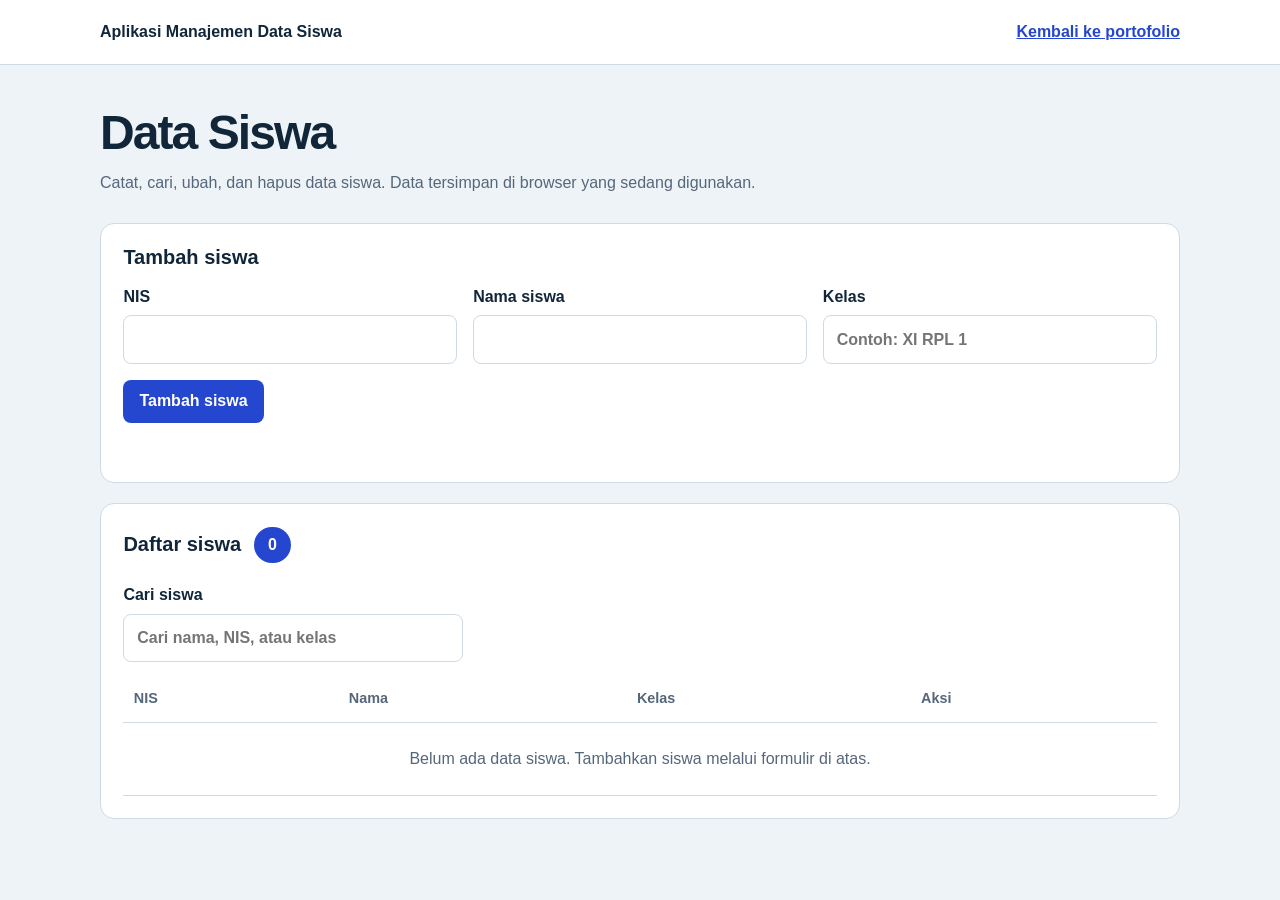
<file: aplikasi-siswa/index.html>
<!DOCTYPE html>
<html lang="id">
<head>
  <meta charset="UTF-8">
  <meta name="viewport" content="width=device-width, initial-scale=1">
  <meta name="description" content="Aplikasi sederhana untuk mencatat dan mengelola data siswa.">
  <title>Aplikasi Manajemen Data Siswa</title>
  <style>
    :root {
      color-scheme: light;
      --latar: #eef3f7;
      --putih: #fff;
      --tinta: #12263a;
      --redup: #55677a;
      --garis: #cfdae4;
      --biru: #2547d0;
      --biru-gelap: #1a34a0;
      --merah: #b42318;
      --radius: 14px;
      font-family: "Public Sans", "Segoe UI", sans-serif;
    }
    * { box-sizing: border-box; }
    body { margin: 0; background: var(--latar); color: var(--tinta); line-height: 1.5; }
    button, input { font: inherit; }
    a { color: var(--biru); }
    .wadah { width: min(1080px, 100% - 2rem); margin: 0 auto; }
    header { padding: 1.25rem 0; border-bottom: 1px solid var(--garis); background: var(--putih); }
    header .wadah { display: flex; align-items: center; justify-content: space-between; gap: 1rem; }
    header a { font-weight: 600; }
    main { padding: 2.5rem 0 4rem; }
    h1, h2 { margin: 0; line-height: 1.15; }
    h1 { font-size: clamp(2rem, 5vw, 3rem); letter-spacing: -0.04em; }
    h2 { font-size: 1.25rem; }
    .pengantar { color: var(--redup); margin: 0.65rem 0 1.75rem; }
    .ringkasan { display: flex; align-items: center; gap: 0.8rem; margin-bottom: 1.25rem; }
    .jumlah { display: inline-grid; min-width: 2.3rem; min-height: 2.3rem; place-items: center; padding: 0 0.5rem; border-radius: 999px; background: var(--biru); color: var(--putih); font-weight: 700; }
    .panel { padding: 1.4rem; border: 1px solid var(--garis); border-radius: var(--radius); background: var(--putih); }
    .panel + .panel { margin-top: 1.25rem; }
    form { display: grid; grid-template-columns: repeat(3, minmax(0, 1fr)); gap: 1rem; margin-top: 1rem; }
    label { display: grid; gap: 0.4rem; font-weight: 600; }
    input { width: 100%; padding: 0.7rem 0.8rem; border: 1px solid var(--garis); border-radius: 8px; color: var(--tinta); background: var(--putih); }
    input:focus-visible, button:focus-visible, a:focus-visible { outline: 3px solid #8ca2ff; outline-offset: 2px; }
    .aksi-form { grid-column: 1 / -1; display: flex; flex-wrap: wrap; gap: 0.6rem; }
    button { min-height: 42px; padding: 0.6rem 1rem; border: 0; border-radius: 8px; background: var(--biru); color: var(--putih); cursor: pointer; font-weight: 600; }
    button:hover { background: var(--biru-gelap); }
    button.sekunder { border: 1px solid var(--garis); background: var(--putih); color: var(--tinta); }
    button.sekunder:hover { background: var(--latar); }
    button.hapus { min-height: 36px; padding: 0.4rem 0.7rem; background: var(--merah); }
    .toolbar { display: flex; justify-content: space-between; align-items: end; gap: 1rem; margin: 1.25rem 0 0.8rem; }
    .toolbar label { width: min(340px, 100%); }
    .status { min-height: 1.5rem; margin: 0.8rem 0 0; color: var(--redup); }
    .status.error { color: var(--merah); }
    .tabel-bungkus { overflow-x: auto; }
    table { width: 100%; border-collapse: collapse; text-align: left; }
    th, td { padding: 0.8rem 0.65rem; border-bottom: 1px solid var(--garis); vertical-align: middle; }
    th { color: var(--redup); font-size: 0.9rem; }
    td.aksi { white-space: nowrap; }
    td.aksi button + button { margin-left: 0.35rem; }
    .kosong { padding: 1.5rem 0.65rem; text-align: center; color: var(--redup); }
    @media (max-width: 700px) {
      header .wadah { align-items: flex-start; flex-direction: column; }
      form { grid-template-columns: 1fr; }
      .aksi-form { grid-column: auto; }
      .toolbar { align-items: stretch; flex-direction: column; }
    }
  </style>
</head>
<body>
  <header>
    <div class="wadah">
      <strong>Aplikasi Manajemen Data Siswa</strong>
      <a href="../index.html">Kembali ke portofolio</a>
    </div>
  </header>
  <main class="wadah">
    <h1>Data Siswa</h1>
    <p class="pengantar">Catat, cari, ubah, dan hapus data siswa. Data tersimpan di browser yang sedang digunakan.</p>

    <section class="panel" aria-labelledby="judul-form">
      <h2 id="judul-form">Tambah siswa</h2>
      <form id="form-siswa">
        <label for="nis">NIS
          <input id="nis" name="nis" required inputmode="numeric" autocomplete="off" maxlength="30">
        </label>
        <label for="nama">Nama siswa
          <input id="nama" name="nama" required autocomplete="name" maxlength="100">
        </label>
        <label for="kelas">Kelas
          <input id="kelas" name="kelas" required autocomplete="off" maxlength="50" placeholder="Contoh: XI RPL 1">
        </label>
        <div class="aksi-form">
          <button id="tombol-simpan" type="submit">Tambah siswa</button>
          <button id="batal-edit" class="sekunder" type="button" hidden>Batal edit</button>
        </div>
      </form>
      <p id="status" class="status" role="status" aria-live="polite"></p>
    </section>

    <section class="panel" aria-labelledby="judul-daftar">
      <div class="ringkasan">
        <h2 id="judul-daftar">Daftar siswa</h2>
        <span id="jumlah-siswa" class="jumlah" aria-label="Jumlah siswa">0</span>
      </div>
      <div class="toolbar">
        <label for="pencarian">Cari siswa
          <input id="pencarian" type="search" placeholder="Cari nama, NIS, atau kelas">
        </label>
      </div>
      <div class="tabel-bungkus">
        <table>
          <thead>
            <tr><th scope="col">NIS</th><th scope="col">Nama</th><th scope="col">Kelas</th><th scope="col">Aksi</th></tr>
          </thead>
          <tbody id="daftar-siswa"></tbody>
        </table>
      </div>
    </section>
  </main>
  <script src="app.js" defer></script>
</body>
</html>
</file>
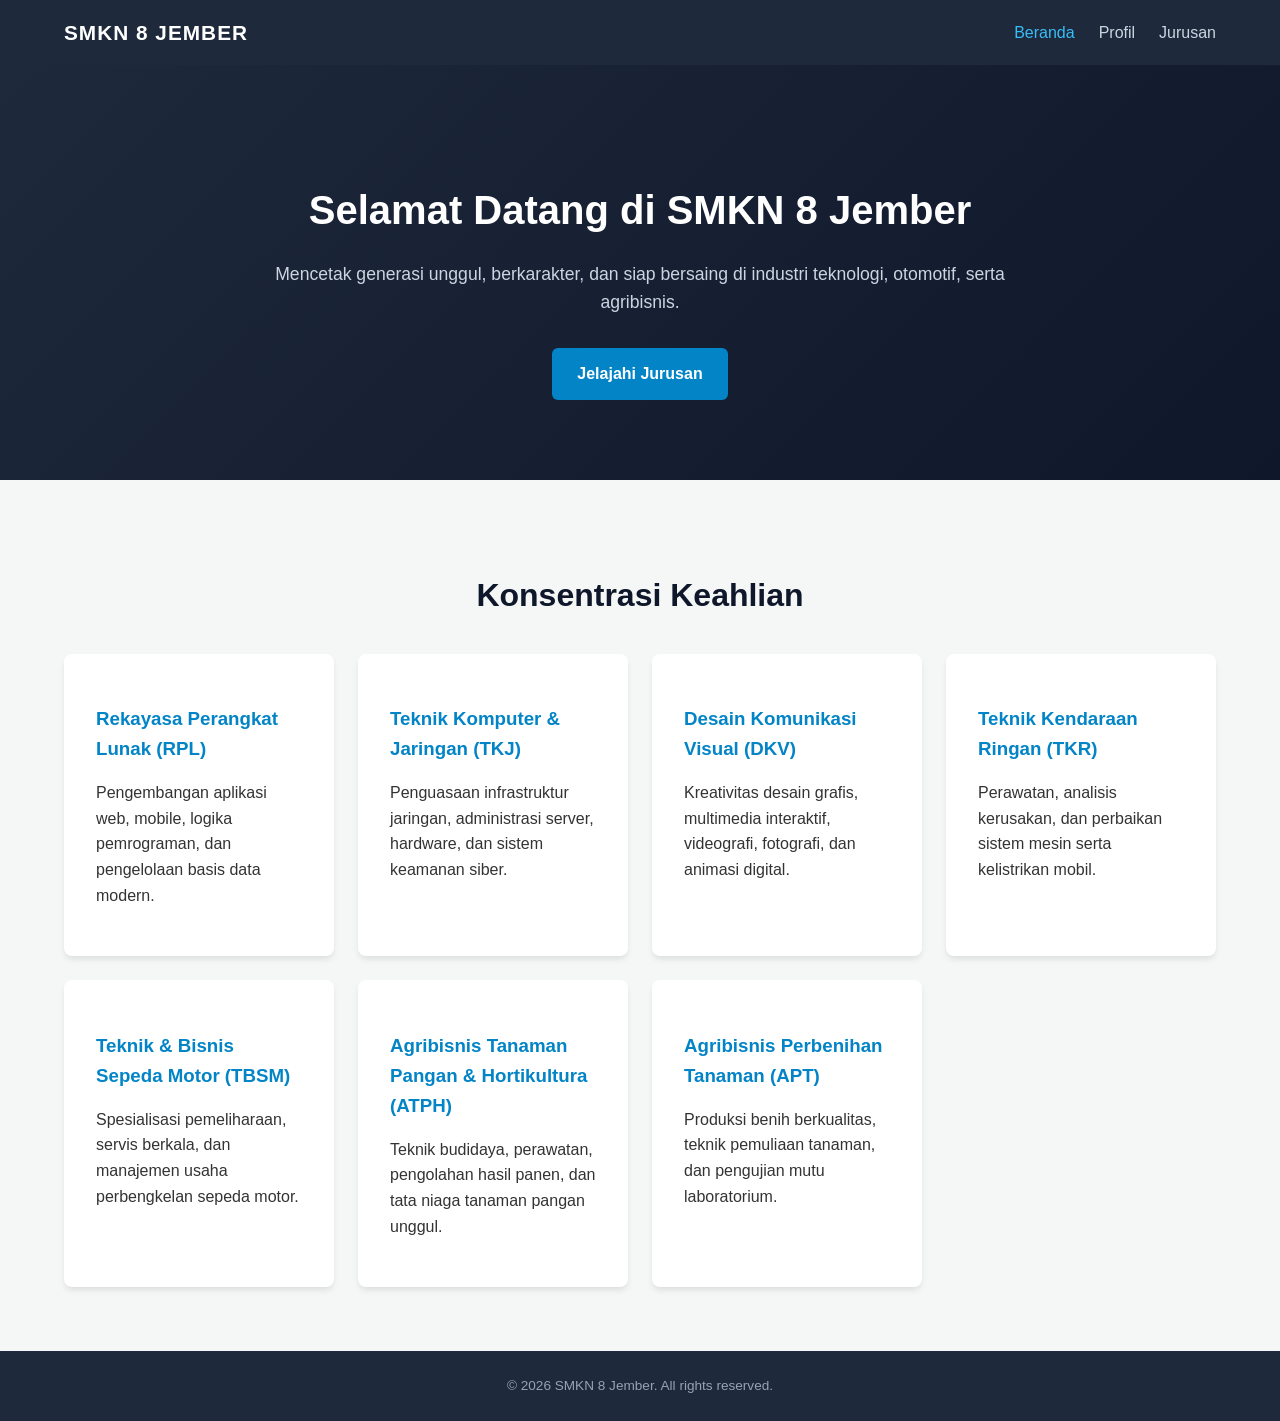
<file: sekolah/index.html>
<!DOCTYPE html>
<html lang="id">
<head>
  <meta charset="UTF-8">
  <meta name="viewport" content="width=device-width, initial-scale=1.0">
  <title>SMK Negeri 8 Jember - Portal Resmi</title>
  <link rel="stylesheet" href="style.css">
</head>
<body>

  <!-- Navbar -->
  <header class="navbar">
    <div class="logo">SMKN 8 JEMBER</div>
    <nav>
      <a href="index.html" class="active">Beranda</a>
      <a href="#profil">Profil</a>
      <a href="#jurusan">Jurusan</a>
    </nav>
  </header>

  <!-- Hero Section -->
  <section class="hero">
    <div class="hero-content">
      <h1>Selamat Datang di SMKN 8 Jember</h1>
      <p>Mencetak generasi unggul, berkarakter, dan siap bersaing di industri teknologi, otomotif, serta agribisnis.</p>
      <div class="hero-buttons">
        <a href="#jurusan" class="btn-primary">Jelajahi Jurusan</a>
      </div>
    </div>
  </section>

  <!-- Section Jurusan -->
  <section id="jurusan" class="section">
    <h2>Konsentrasi Keahlian</h2>
    <div class="cards-grid">
      <div class="card">
        <h3>Rekayasa Perangkat Lunak (RPL)</h3>
        <p>Pengembangan aplikasi web, mobile, logika pemrograman, dan pengelolaan basis data modern.</p>
      </div>
      <div class="card">
        <h3>Teknik Komputer & Jaringan (TKJ)</h3>
        <p>Penguasaan infrastruktur jaringan, administrasi server, hardware, dan sistem keamanan siber.</p>
      </div>
      <div class="card">
        <h3>Desain Komunikasi Visual (DKV)</h3>
        <p>Kreativitas desain grafis, multimedia interaktif, videografi, fotografi, dan animasi digital.</p>
      </div>
      <div class="card">
        <h3>Teknik Kendaraan Ringan (TKR)</h3>
        <p>Perawatan, analisis kerusakan, dan perbaikan sistem mesin serta kelistrikan mobil.</p>
      </div>
      <div class="card">
        <h3>Teknik & Bisnis Sepeda Motor (TBSM)</h3>
        <p>Spesialisasi pemeliharaan, servis berkala, dan manajemen usaha perbengkelan sepeda motor.</p>
      </div>
      <div class="card">
        <h3>Agribisnis Tanaman Pangan & Hortikultura (ATPH)</h3>
        <p>Teknik budidaya, perawatan, pengolahan hasil panen, dan tata niaga tanaman pangan unggul.</p>
      </div>
      <div class="card">
        <h3>Agribisnis Perbenihan Tanaman (APT)</h3>
        <p>Produksi benih berkualitas, teknik pemuliaan tanaman, dan pengujian mutu laboratorium.</p>
      </div>
    </div>
  </section>

  <!-- Footer -->
  <footer>
    <p>&copy; 2026 SMKN 8 Jember. All rights reserved.</p>
  </footer>

  <script src="app.js"></script>
</body>
</html>
</file>
<file: sekolah/style.css>
* {
  box-sizing: border-box;
  font-family: "Segoe UI", Tahoma, Geneva, Verdana, sans-serif;
}

html {
  scroll-behavior: smooth;
}

body {
  margin: 0;
  background: #f4f7f6;
  color: #333;
  line-height: 1.6;
}

.navbar {
  display: flex;
  align-items: center;
  justify-content: space-between;
  gap: 1rem;
  padding: 1rem 5%;
  background: #1e293b;
}

.navbar .logo {
  color: #fff;
  font-size: 1.3rem;
  font-weight: 700;
  letter-spacing: 1px;
}

.navbar nav {
  display: flex;
  flex-wrap: wrap;
  gap: 1.5rem;
}

.navbar nav a {
  color: #cbd5e1;
  text-decoration: none;
  transition: color 0.3s;
}

.navbar nav a:hover,
.navbar nav a.active {
  color: #38bdf8;
}

.hero {
  padding: 5rem 1rem;
  background: linear-gradient(135deg, #1e293b 0%, #0f172a 100%);
  color: #fff;
  text-align: center;
}

.hero-content {
  max-width: 800px;
  margin: 0 auto;
}

.hero h1 {
  margin-bottom: 1rem;
  font-size: clamp(2rem, 6vw, 2.5rem);
}

.hero p {
  margin-bottom: 2rem;
  color: #cbd5e1;
  font-size: 1.1rem;
}

.hero-buttons {
  display: flex;
  flex-wrap: wrap;
  justify-content: center;
  gap: 0.75rem;
}

.hero-buttons .btn-primary,
.hero-buttons .btn-secondary {
  display: inline-block;
  padding: 0.75rem 1.5rem;
  border: 1px solid transparent;
  border-radius: 6px;
  font-weight: 600;
  text-decoration: none;
}

.btn-primary {
  background: #0284c7;
  color: #fff;
}

.btn-primary:hover {
  background: #0369a1;
}

.btn-secondary {
  border-color: #94a3b8 !important;
  color: #fff;
}

.btn-secondary:hover {
  background: rgba(255, 255, 255, 0.08);
}

.section {
  padding: 4rem 5%;
  text-align: center;
}

.section h2 {
  margin-bottom: 2rem;
  color: #0f172a;
  font-size: 2rem;
}

.profile-section {
  background: #fff;
}

.profile-copy {
  max-width: 760px;
  margin: 0 auto;
  color: #64748b;
}

.cards-grid {
  display: grid;
  grid-template-columns: repeat(auto-fit, minmax(min(250px, 100%), 1fr));
  gap: 1.5rem;
}

.card {
  padding: 2rem;
  border-radius: 8px;
  background: #fff;
  box-shadow: 0 4px 6px -1px rgba(0, 0, 0, 0.1);
  text-align: left;
}

.card h3 {
  margin-bottom: 0.5rem;
  color: #0284c7;
}

footer {
  padding: 1.5rem;
  background: #1e293b;
  color: #94a3b8;
  font-size: 0.85rem;
  text-align: center;
}

footer p {
  margin: 0;
}

@media (max-width: 520px) {
  .navbar {
    align-items: flex-start;
    flex-direction: column;
  }

  .navbar nav {
    gap: 0.5rem 1rem;
  }

  .hero {
    padding: 4rem 1rem;
  }
}
</file>
